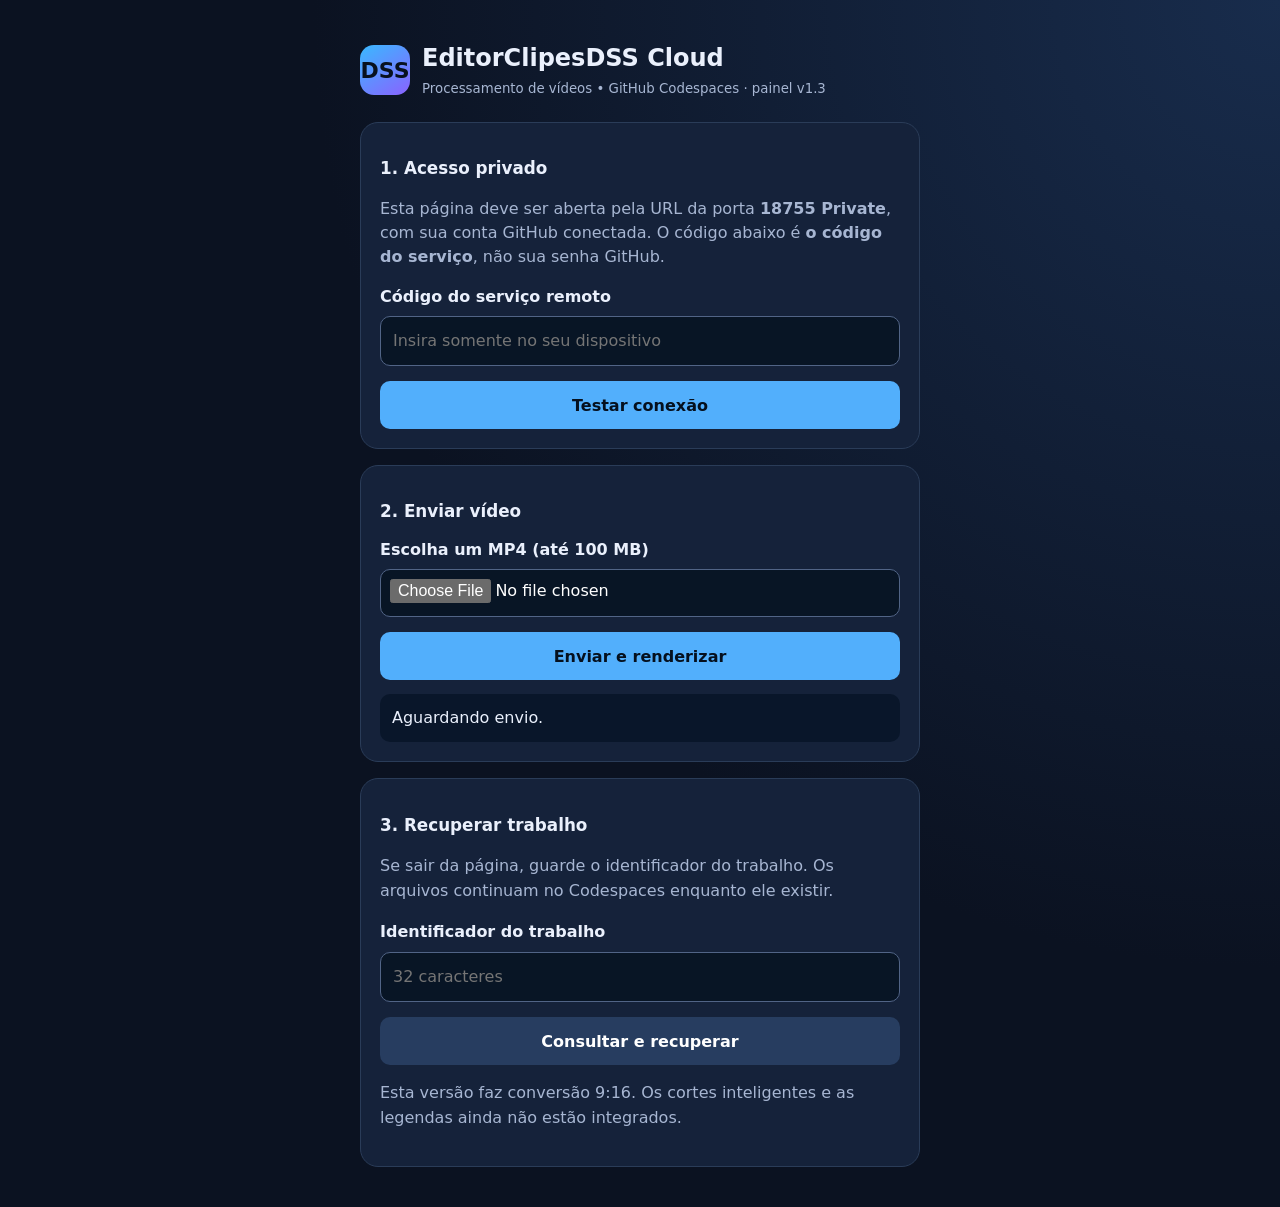
<file: EditorClipesDSS/cloud/mobile.html>
<!doctype html>
<html lang="pt-BR">
<head>
<meta charset="utf-8">
<meta name="viewport" content="width=device-width, initial-scale=1">
<meta name="referrer" content="no-referrer">
<title>EditorClipesDSS Cloud</title>
<style>
:root{color-scheme:dark;font:16px/1.5 system-ui,-apple-system,Segoe UI,sans-serif;background:#0b1221;color:#eaf0fc}
*{box-sizing:border-box}
body{margin:0;padding:20px 14px;min-height:100vh;background:radial-gradient(circle at 100% 0%,#182c4c 0%,#0b1221 55%)}
main{max-width:560px;margin:20px auto}.brand{display:flex;align-items:center;gap:12px;margin-bottom:22px}
.logo{display:grid;place-items:center;background:linear-gradient(145deg,#39b9ff,#8a62ff);font-weight:900;color:#08111f;width:50px;height:50px;border-radius:14px;font-size:22px}
h1{font-size:1.5rem;margin:0}small,.muted{color:#a7b6d2}h2{font-size:1.05rem}
section{padding:19px;margin-bottom:16px;background:#15223a;border:1px solid #2a3c58;border-radius:18px}
label{display:block;font-weight:600;margin:14px 0 7px}
input{width:100%;min-height:48px;border-radius:10px;border:1px solid #516486;background:#081525;color:#fff;padding:12px;font:inherit}
input[type=file]{padding:9px}button{background:#52affc;color:#05101e;font:700 1rem system-ui;border:0;border-radius:10px;padding:14px;min-height:48px;cursor:pointer;width:100%;margin-top:15px}
button.secondary{background:#273d60;color:white}
button:disabled{opacity:.55;cursor:not-allowed}
#status{white-space:pre-wrap;overflow-wrap:anywhere;margin-top:14px;padding:12px;background:#09162a;border-radius:10px}
progress{width:100%;height:12px;margin-top:12px;accent-color:#52affc}
.help{line-height:1.55}a{color:#8fd3ff}kbd{font-size:0.85rem;background:#263754;padding:2px 5px;border-radius:4px}
</style>
</head>
<body>
<main>
<header class="brand"><div class="logo">DSS</div><div><h1>EditorClipesDSS Cloud</h1><small>Processamento de vídeos • GitHub Codespaces · painel v1.3</small></div></header>
<section>
<h2>1. Acesso privado</h2>
<p class="muted">Esta página deve ser aberta pela URL da porta <strong>18755 Private</strong>, com sua conta GitHub conectada. O código abaixo é <strong>o código do serviço</strong>, não sua senha GitHub.</p>
<label for="token">Código do serviço remoto</label>
<input id="token" type="password" autocomplete="off" placeholder="Insira somente no seu dispositivo">
<button id="verify">Testar conexão</button>
</section>
<section>
<h2>2. Enviar vídeo</h2>
<label for="video">Escolha um MP4 (até 100 MB)</label>
<input id="video" type="file" accept="video/mp4,.mp4">
<button id="send">Enviar e renderizar</button>
<progress id="progress" max="100" value="0" hidden></progress>
<div id="status" role="status" aria-live="polite">Aguardando envio.</div>
<button id="download" hidden>Baixar MP4 concluído</button>
</section>
<section class="help">
<h2>3. Recuperar trabalho</h2>
<p class="muted">Se sair da página, guarde o identificador do trabalho. Os arquivos continuam no Codespaces enquanto ele existir.</p>
<label for="job">Identificador do trabalho</label>
<input id="job" autocomplete="off" spellcheck="false" placeholder="32 caracteres">
<button id="check" class="secondary">Consultar e recuperar</button>
<p class="muted">Esta versão faz conversão 9:16. Os cortes inteligentes e as legendas ainda não estão integrados.</p>
</section>
</main>
<script>
(() => {
"use strict";
const $ = id => document.getElementById(id);
const status = message => { $("status").textContent = message; };
let activeJob = "";
let pollHandle = null;
const token = () => $("token").value.trim();
const auth = () => {
  if (!token()) throw new Error("Informe o código do serviço.");
  return {"X-EditorClipes-Token": token()};
};
function fail(error) { status("Erro: " + (error?.message || String(error))); }
async function request(path) {
  const res = await fetch(path, {headers:auth(),cache:"no-store",credentials:"same-origin",redirect:"error"});
  if (!res.ok) {
    if (res.status === 401) {
      if (res.headers.get("X-EditorClipes-Service") === "cloud-python") {
        throw new Error("HTTP 401 do EditorClipesDSS: o codigo digitado nao confere com o codigo carregado pelo servidor. Verifique se o servidor foi reiniciado depois da ultima troca.");
      }
      throw new Error("HTTP 401 do GitHub/proxy: a requisicao nao chegou autenticada ao servico. Confira se a pagina foi aberta pela porta 18755 Private com a conta GitHub conectada.");
    }
    throw new Error("HTTP " + res.status + ". A requisicao foi recusada.");
  }
  if (!(res.headers.get("content-type") || "").includes("application/json")) throw new Error("O GitHub pode estar solicitando login no navegador.");
  return await res.json();
}
$("verify").onclick = async () => {
  try { status("Testando conexão…"); const response = await request("/health"); status(response.status === "ok" ? "Servidor online e autenticado!" : "Resposta inesperada."); } catch(e){fail(e);}
};
const messages = {queued:"Na fila…",running:"Renderizando vídeo…",done:"Vídeo pronto para baixar!",error:"Falha no processamento."};
async function refresh() {
  if (!activeJob) return;
  try {
    const job = await request("/jobs/" + activeJob);
    status((messages[job.status] || job.status) + (job.error ? "\n" + job.error : "") + "\nID: " + activeJob);
    $("download").hidden = job.status !== "done";
    if (job.status === "queued" || job.status === "running") {
      pollHandle = setTimeout(refresh, 3000);
    }
  } catch(e) {fail(e);}
}
function watch(id) {
  clearTimeout(pollHandle);
  activeJob = id;
  $("job").value = id;
  $("download").hidden = true;
  refresh();
}
$("check").onclick = () => {
  const id = $("job").value.trim();
  if (!/^[0-9a-f]{32}$/.test(id)) {status("Informe um ID de trabalho válido.");return;}
  watch(id);
};
$("send").onclick = () => {
  try {
    const file = $("video").files[0];
    if (!file) throw new Error("Escolha um arquivo MP4.");
    if (file.size <= 0 || file.size > 100 * 1024 * 1024) throw new Error("O vídeo precisa ter até 100 MB.");
    const headers = auth();
    const request = new XMLHttpRequest();
    request.open("POST", "/jobs");
    request.withCredentials = true;
    request.setRequestHeader("X-EditorClipes-Token", headers["X-EditorClipes-Token"]);
    request.setRequestHeader("Content-Type", "video/mp4");
    $("send").disabled = true;
    $("progress").hidden = false;
    $("progress").value = 0;
    status("Enviando vídeo…");
    request.upload.onprogress = e => {if(e.lengthComputable){$("progress").value = Math.floor(100*e.loaded/e.total);status("Enviando: " + $("progress").value + "%");}};
    request.onload = () => {
      $("send").disabled = false;
      if(request.status !== 202){status("Erro no envio: HTTP " + request.status);return;}
      try { const response = JSON.parse(request.responseText);watch(response.id);}catch(e){fail(e);}
    };
    request.onerror = () => {$("send").disabled=false;status("Erro de rede no envio. Verifique a porta privada do GitHub.");};
    request.send(file);
  } catch(e){fail(e);}
};
$("download").onclick = async () => {
  try {
    if (!activeJob || !/^[0-9a-f]{32}$/.test(activeJob)) throw new Error("Trabalho inválido");
    status("Baixando MP4...");
    const response = await fetch("/jobs/" + activeJob + "/output", {headers:auth(),credentials:"same-origin",redirect:"error",cache:"no-store"});
    if (!response.ok || !(response.headers.get("content-type") || "").includes("video/mp4")) throw new Error("MP4 ainda não disponível.");
    const file = await response.blob();
    const url = URL.createObjectURL(file);
    const link = document.createElement("a");
    link.href=url;link.download="EditorClipesDSS_"+activeJob.slice(0,8)+".mp4";
    document.body.appendChild(link);link.click();link.remove();
    setTimeout(() => URL.revokeObjectURL(url), 60000);
    status("Download iniciado. Confira os downloads do navegador.");
  } catch(e){fail(e);}
};
})();
</script>
</body>
</html>
</file>
